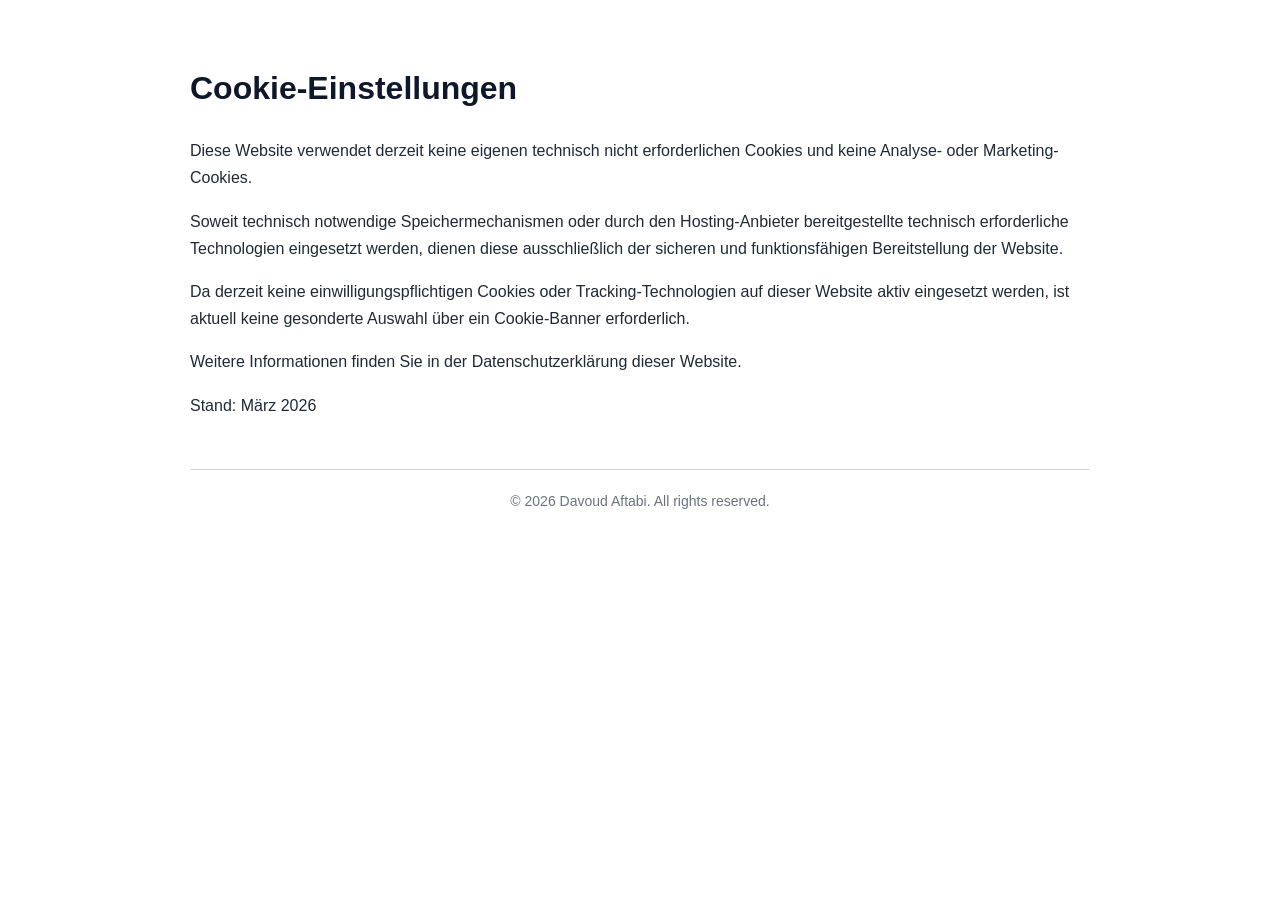
<file: cookies.html>
<!DOCTYPE html>
<html lang="de">
<head>
  <meta charset="UTF-8" />
  <meta name="viewport" content="width=device-width, initial-scale=1.0" />
  <title>Cookie-Einstellungen</title>
  <style>
    body {
      font-family: Arial, sans-serif;
      line-height: 1.7;
      max-width: 900px;
      margin: 0 auto;
      padding: 40px 20px;
      color: #1f2937;
      background: #ffffff;
    }
    h1 {
      color: #0f172a;
    }
    footer {
      margin-top: 50px;
      padding-top: 20px;
      border-top: 1px solid #d1d5db;
      font-size: 14px;
      color: #6b7280;
      text-align: center;
    }
  </style>
</head>
<body>
  <h1>Cookie-Einstellungen</h1>

  <p>
    Diese Website verwendet derzeit keine eigenen technisch nicht erforderlichen Cookies und keine Analyse-
    oder Marketing-Cookies.
  </p>

  <p>
    Soweit technisch notwendige Speichermechanismen oder durch den Hosting-Anbieter bereitgestellte technisch
    erforderliche Technologien eingesetzt werden, dienen diese ausschließlich der sicheren und funktionsfähigen
    Bereitstellung der Website.
  </p>

  <p>
    Da derzeit keine einwilligungspflichtigen Cookies oder Tracking-Technologien auf dieser Website aktiv eingesetzt werden,
    ist aktuell keine gesonderte Auswahl über ein Cookie-Banner erforderlich.
  </p>

  <p>
    Weitere Informationen finden Sie in der Datenschutzerklärung dieser Website.
  </p>

  <p>Stand: März 2026</p>

  <footer>
    © 2026 Davoud Aftabi. All rights reserved.
  </footer>
</body>
</html>
</file>
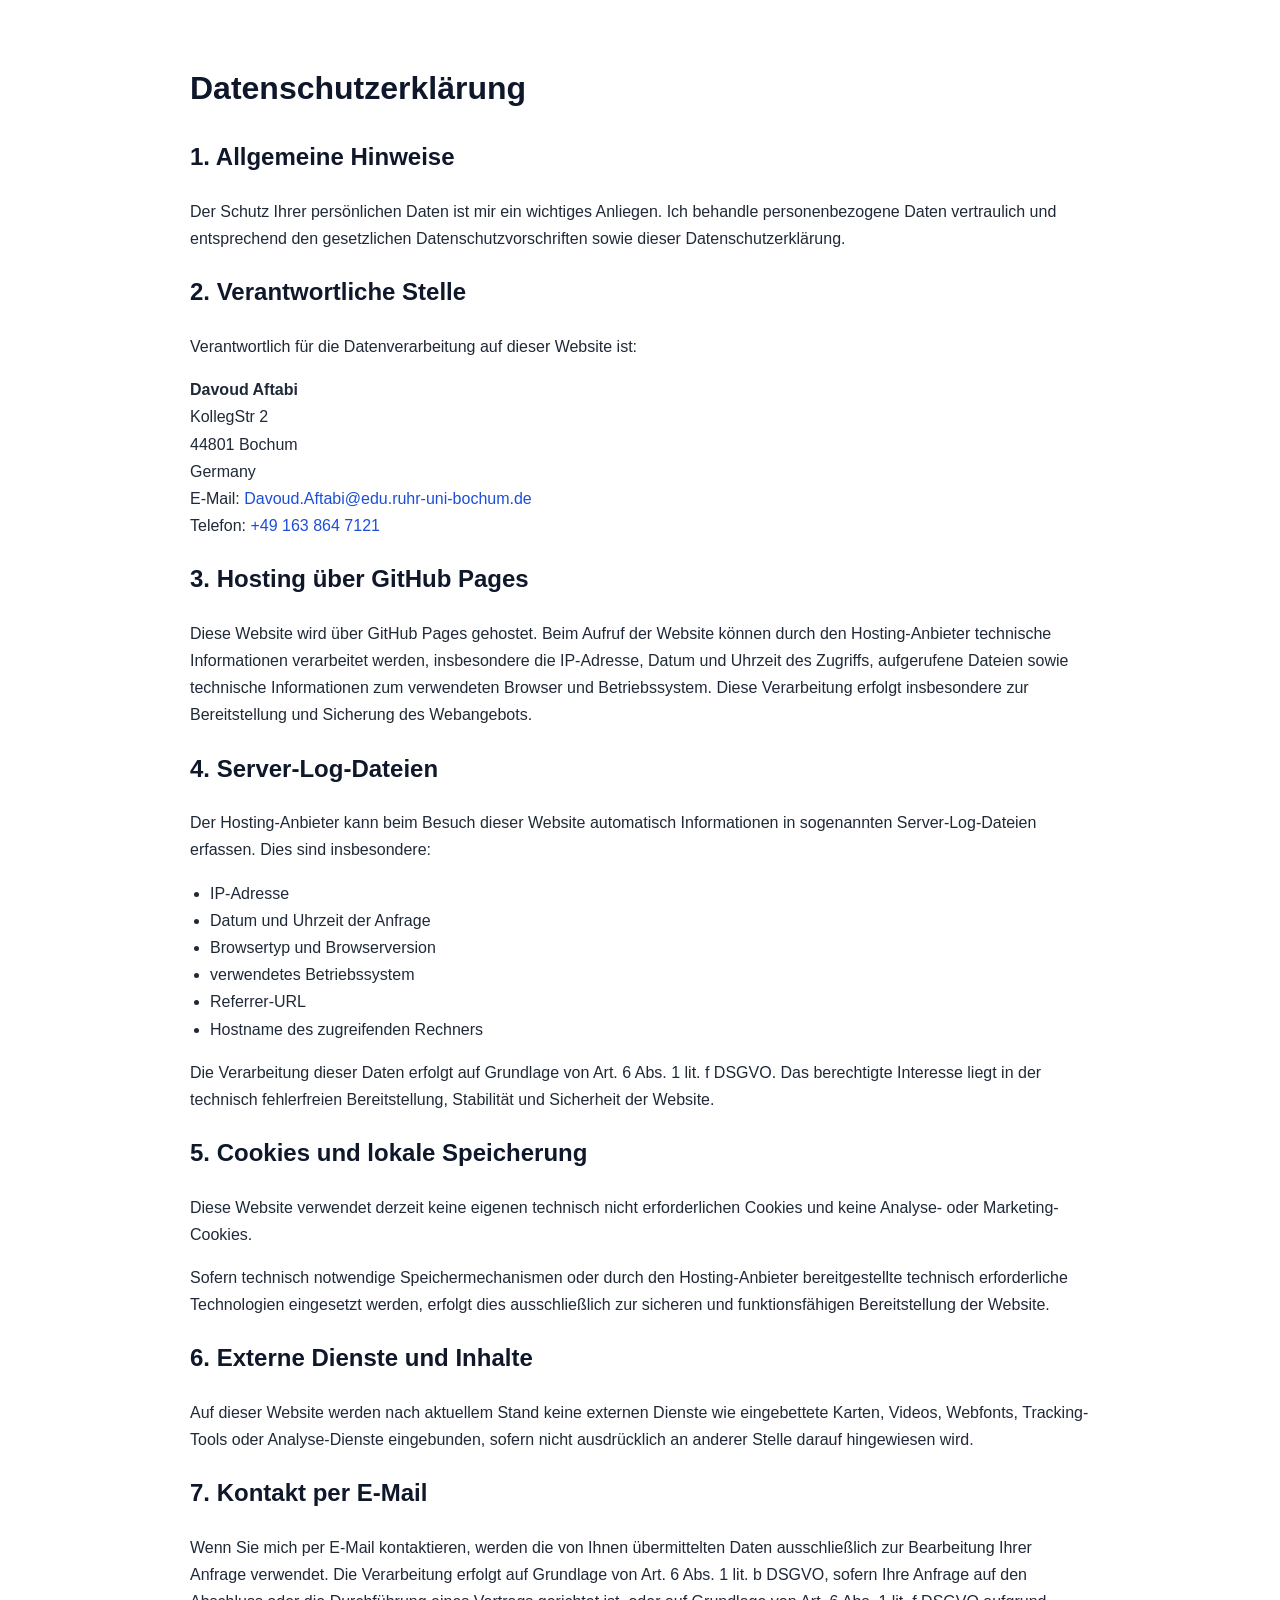
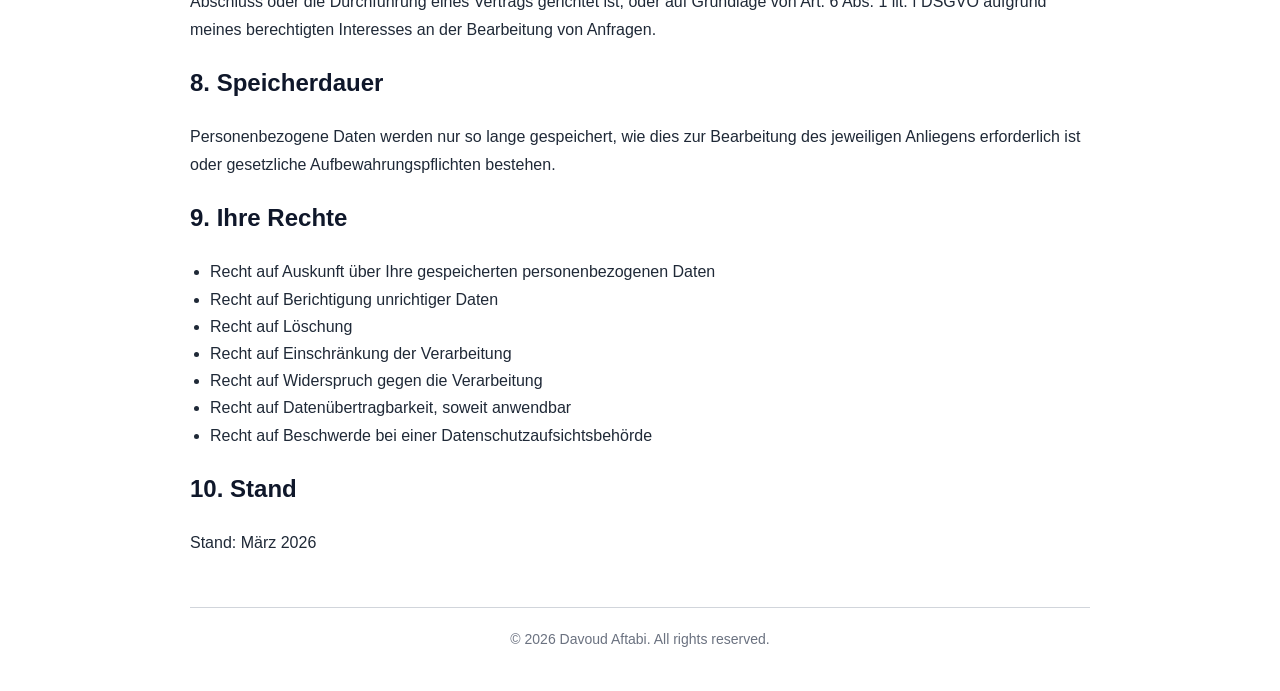
<file: datenschutz.html>
<!DOCTYPE html>
<html lang="de">
<head>
  <meta charset="UTF-8" />
  <meta name="viewport" content="width=device-width, initial-scale=1.0" />
  <title>Datenschutzerklärung</title>
  <style>
    body {
      font-family: Arial, sans-serif;
      line-height: 1.7;
      max-width: 900px;
      margin: 0 auto;
      padding: 40px 20px;
      color: #1f2937;
      background: #ffffff;
    }
    h1, h2 {
      color: #0f172a;
    }
    ul {
      padding-left: 20px;
    }
    a {
      color: #1d4ed8;
      text-decoration: none;
    }
    a:hover {
      text-decoration: underline;
    }
    footer {
      margin-top: 50px;
      padding-top: 20px;
      border-top: 1px solid #d1d5db;
      font-size: 14px;
      color: #6b7280;
      text-align: center;
    }
  </style>
</head>
<body>
  <h1>Datenschutzerklärung</h1>

  <h2>1. Allgemeine Hinweise</h2>
  <p>
    Der Schutz Ihrer persönlichen Daten ist mir ein wichtiges Anliegen. Ich behandle personenbezogene Daten
    vertraulich und entsprechend den gesetzlichen Datenschutzvorschriften sowie dieser Datenschutzerklärung.
  </p>

  <h2>2. Verantwortliche Stelle</h2>
  <p>Verantwortlich für die Datenverarbeitung auf dieser Website ist:</p>
  <p>
    <strong>Davoud Aftabi</strong><br>
    KollegStr 2<br>
    44801 Bochum<br>
    Germany<br>
    E-Mail: <a href="mailto:Davoud.Aftabi@edu.ruhr-uni-bochum.de">Davoud.Aftabi@edu.ruhr-uni-bochum.de</a><br>
    Telefon: <a href="tel:+491638647121">+49 163 864 7121</a>
  </p>

  <h2>3. Hosting über GitHub Pages</h2>
  <p>
    Diese Website wird über GitHub Pages gehostet. Beim Aufruf der Website können durch den Hosting-Anbieter
    technische Informationen verarbeitet werden, insbesondere die IP-Adresse, Datum und Uhrzeit des Zugriffs,
    aufgerufene Dateien sowie technische Informationen zum verwendeten Browser und Betriebssystem.
    Diese Verarbeitung erfolgt insbesondere zur Bereitstellung und Sicherung des Webangebots.
  </p>

  <h2>4. Server-Log-Dateien</h2>
  <p>
    Der Hosting-Anbieter kann beim Besuch dieser Website automatisch Informationen in sogenannten Server-Log-Dateien erfassen.
    Dies sind insbesondere:
  </p>
  <ul>
    <li>IP-Adresse</li>
    <li>Datum und Uhrzeit der Anfrage</li>
    <li>Browsertyp und Browserversion</li>
    <li>verwendetes Betriebssystem</li>
    <li>Referrer-URL</li>
    <li>Hostname des zugreifenden Rechners</li>
  </ul>

  <p>
    Die Verarbeitung dieser Daten erfolgt auf Grundlage von Art. 6 Abs. 1 lit. f DSGVO.
    Das berechtigte Interesse liegt in der technisch fehlerfreien Bereitstellung, Stabilität und Sicherheit der Website.
  </p>

  <h2>5. Cookies und lokale Speicherung</h2>
  <p>
    Diese Website verwendet derzeit keine eigenen technisch nicht erforderlichen Cookies und keine Analyse-
    oder Marketing-Cookies.
  </p>
  <p>
    Sofern technisch notwendige Speichermechanismen oder durch den Hosting-Anbieter bereitgestellte technisch
    erforderliche Technologien eingesetzt werden, erfolgt dies ausschließlich zur sicheren und funktionsfähigen
    Bereitstellung der Website.
  </p>

  <h2>6. Externe Dienste und Inhalte</h2>
  <p>
    Auf dieser Website werden nach aktuellem Stand keine externen Dienste wie eingebettete Karten, Videos,
    Webfonts, Tracking-Tools oder Analyse-Dienste eingebunden, sofern nicht ausdrücklich an anderer Stelle darauf hingewiesen wird.
  </p>

  <h2>7. Kontakt per E-Mail</h2>
  <p>
    Wenn Sie mich per E-Mail kontaktieren, werden die von Ihnen übermittelten Daten ausschließlich zur Bearbeitung
    Ihrer Anfrage verwendet. Die Verarbeitung erfolgt auf Grundlage von Art. 6 Abs. 1 lit. b DSGVO, sofern Ihre Anfrage
    auf den Abschluss oder die Durchführung eines Vertrags gerichtet ist, oder auf Grundlage von Art. 6 Abs. 1 lit. f DSGVO
    aufgrund meines berechtigten Interesses an der Bearbeitung von Anfragen.
  </p>

  <h2>8. Speicherdauer</h2>
  <p>
    Personenbezogene Daten werden nur so lange gespeichert, wie dies zur Bearbeitung des jeweiligen Anliegens
    erforderlich ist oder gesetzliche Aufbewahrungspflichten bestehen.
  </p>

  <h2>9. Ihre Rechte</h2>
  <ul>
    <li>Recht auf Auskunft über Ihre gespeicherten personenbezogenen Daten</li>
    <li>Recht auf Berichtigung unrichtiger Daten</li>
    <li>Recht auf Löschung</li>
    <li>Recht auf Einschränkung der Verarbeitung</li>
    <li>Recht auf Widerspruch gegen die Verarbeitung</li>
    <li>Recht auf Datenübertragbarkeit, soweit anwendbar</li>
    <li>Recht auf Beschwerde bei einer Datenschutzaufsichtsbehörde</li>
  </ul>

  <h2>10. Stand</h2>
  <p>Stand: März 2026</p>

  <footer>
    © 2026 Davoud Aftabi. All rights reserved.
  </footer>
</body>
</html>
</file>
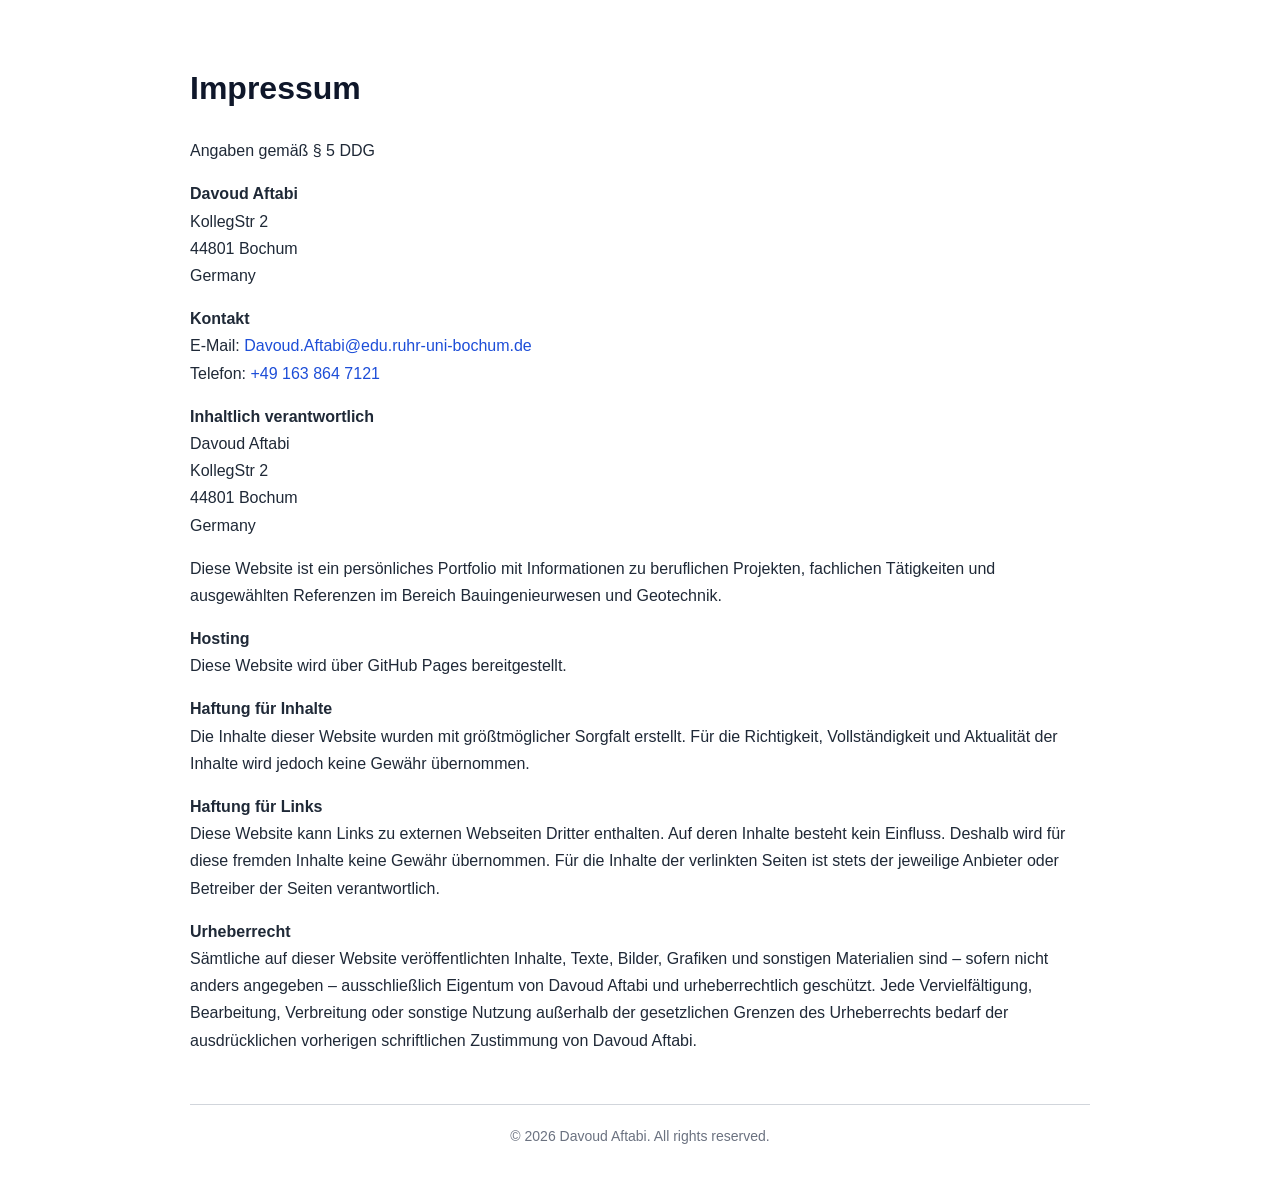
<file: impressum.html>
<!DOCTYPE html>
<html lang="de">
<head>
  <meta charset="UTF-8" />
  <meta name="viewport" content="width=device-width, initial-scale=1.0" />
  <title>Impressum</title>
  <style>
    body {
      font-family: Arial, sans-serif;
      line-height: 1.7;
      max-width: 900px;
      margin: 0 auto;
      padding: 40px 20px;
      color: #1f2937;
      background: #ffffff;
    }
    h1 {
      color: #0f172a;
    }
    a {
      color: #1d4ed8;
      text-decoration: none;
    }
    a:hover {
      text-decoration: underline;
    }
    footer {
      margin-top: 50px;
      padding-top: 20px;
      border-top: 1px solid #d1d5db;
      font-size: 14px;
      color: #6b7280;
      text-align: center;
    }
  </style>
</head>
<body>
  <h1>Impressum</h1>

  <p>Angaben gemäß § 5 DDG</p>

  <p>
    <strong>Davoud Aftabi</strong><br>
    KollegStr 2<br>
    44801 Bochum<br>
    Germany
  </p>

  <p>
    <strong>Kontakt</strong><br>
    E-Mail: <a href="mailto:Davoud.Aftabi@edu.ruhr-uni-bochum.de">Davoud.Aftabi@edu.ruhr-uni-bochum.de</a><br>
    Telefon: <a href="tel:+491638647121">+49 163 864 7121</a>
  </p>

  <p>
    <strong>Inhaltlich verantwortlich</strong><br>
    Davoud Aftabi<br>
    KollegStr 2<br>
    44801 Bochum<br>
    Germany
  </p>

  <p>
    Diese Website ist ein persönliches Portfolio mit Informationen zu beruflichen Projekten,
    fachlichen Tätigkeiten und ausgewählten Referenzen im Bereich Bauingenieurwesen und Geotechnik.
  </p>

  <p>
    <strong>Hosting</strong><br>
    Diese Website wird über GitHub Pages bereitgestellt.
  </p>

  <p>
    <strong>Haftung für Inhalte</strong><br>
    Die Inhalte dieser Website wurden mit größtmöglicher Sorgfalt erstellt. Für die Richtigkeit,
    Vollständigkeit und Aktualität der Inhalte wird jedoch keine Gewähr übernommen.
  </p>

  <p>
    <strong>Haftung für Links</strong><br>
    Diese Website kann Links zu externen Webseiten Dritter enthalten. Auf deren Inhalte besteht kein Einfluss.
    Deshalb wird für diese fremden Inhalte keine Gewähr übernommen. Für die Inhalte der verlinkten Seiten
    ist stets der jeweilige Anbieter oder Betreiber der Seiten verantwortlich.
  </p>

  <p>
    <strong>Urheberrecht</strong><br>
    Sämtliche auf dieser Website veröffentlichten Inhalte, Texte, Bilder, Grafiken und sonstigen Materialien
    sind – sofern nicht anders angegeben – ausschließlich Eigentum von Davoud Aftabi und urheberrechtlich geschützt.
    Jede Vervielfältigung, Bearbeitung, Verbreitung oder sonstige Nutzung außerhalb der gesetzlichen Grenzen des
    Urheberrechts bedarf der ausdrücklichen vorherigen schriftlichen Zustimmung von Davoud Aftabi.
  </p>

  <footer>
    © 2026 Davoud Aftabi. All rights reserved.
  </footer>
</body>
</html>
</file>
